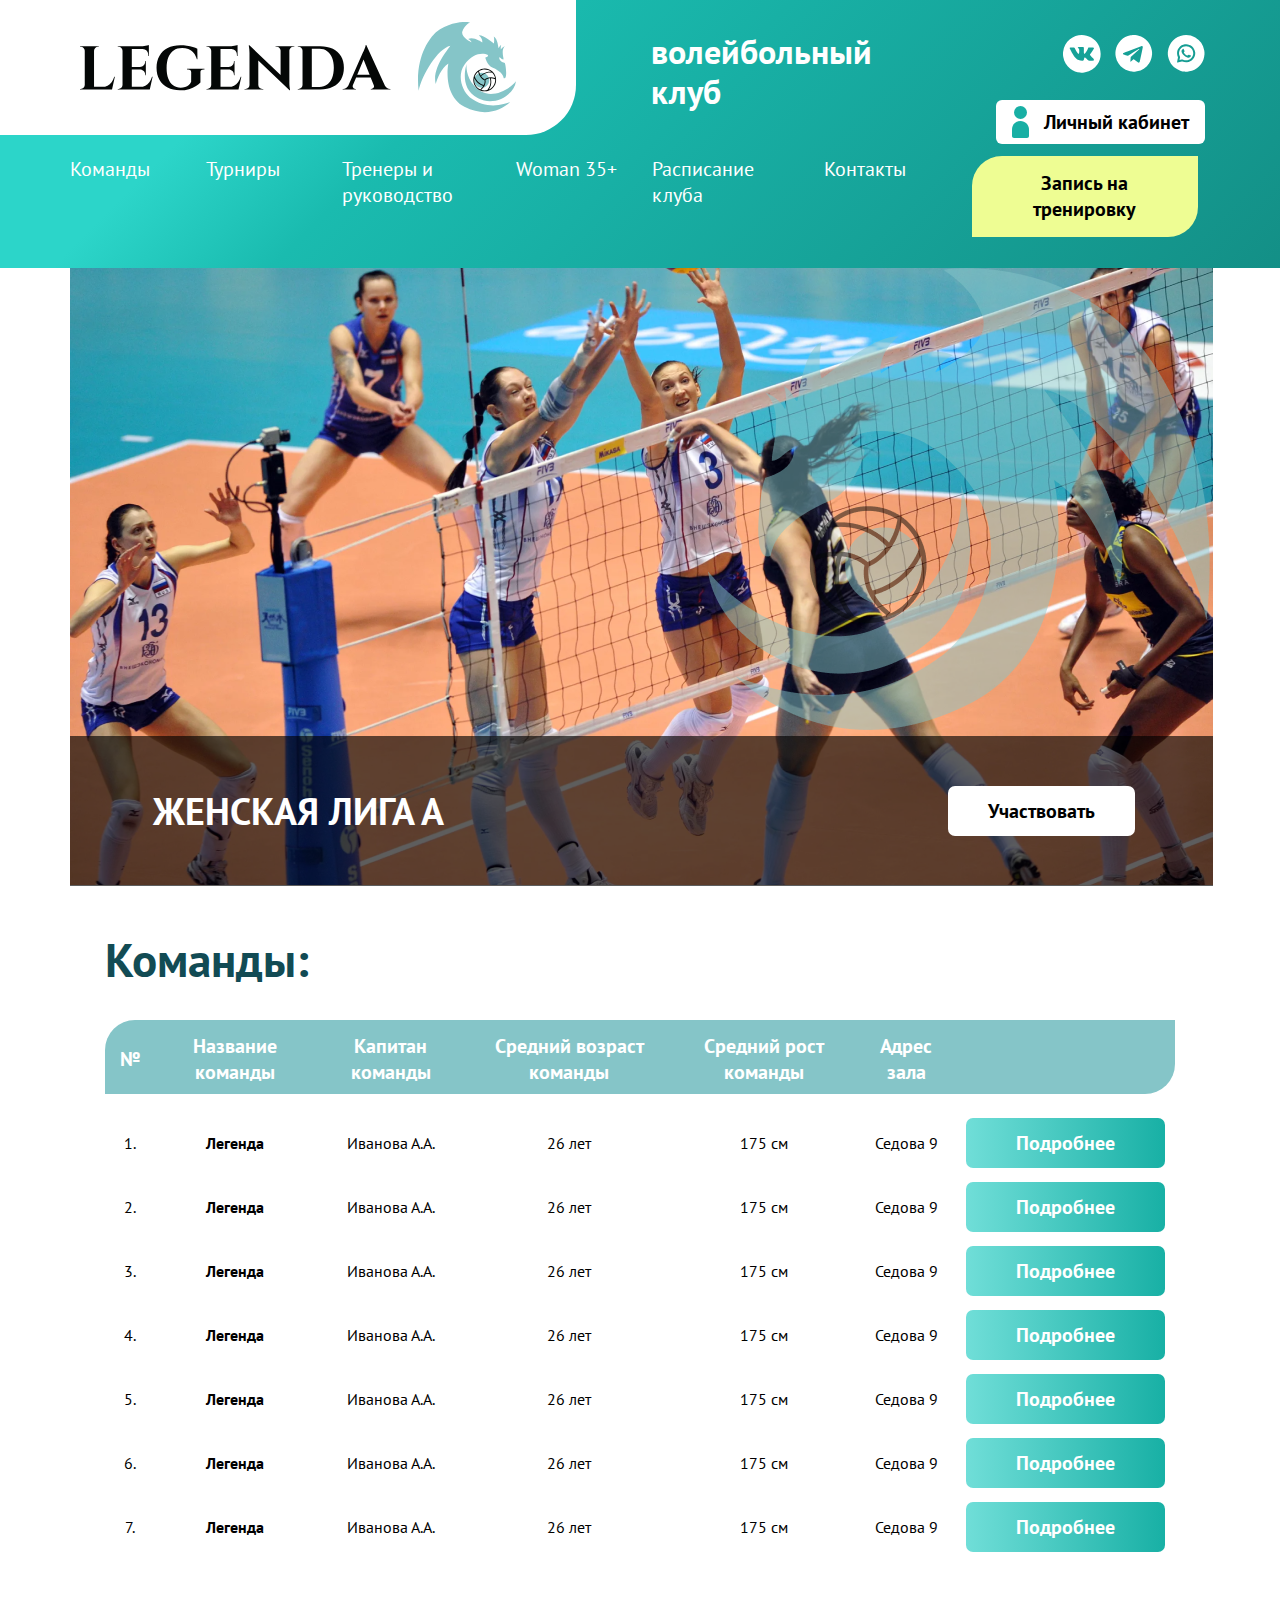
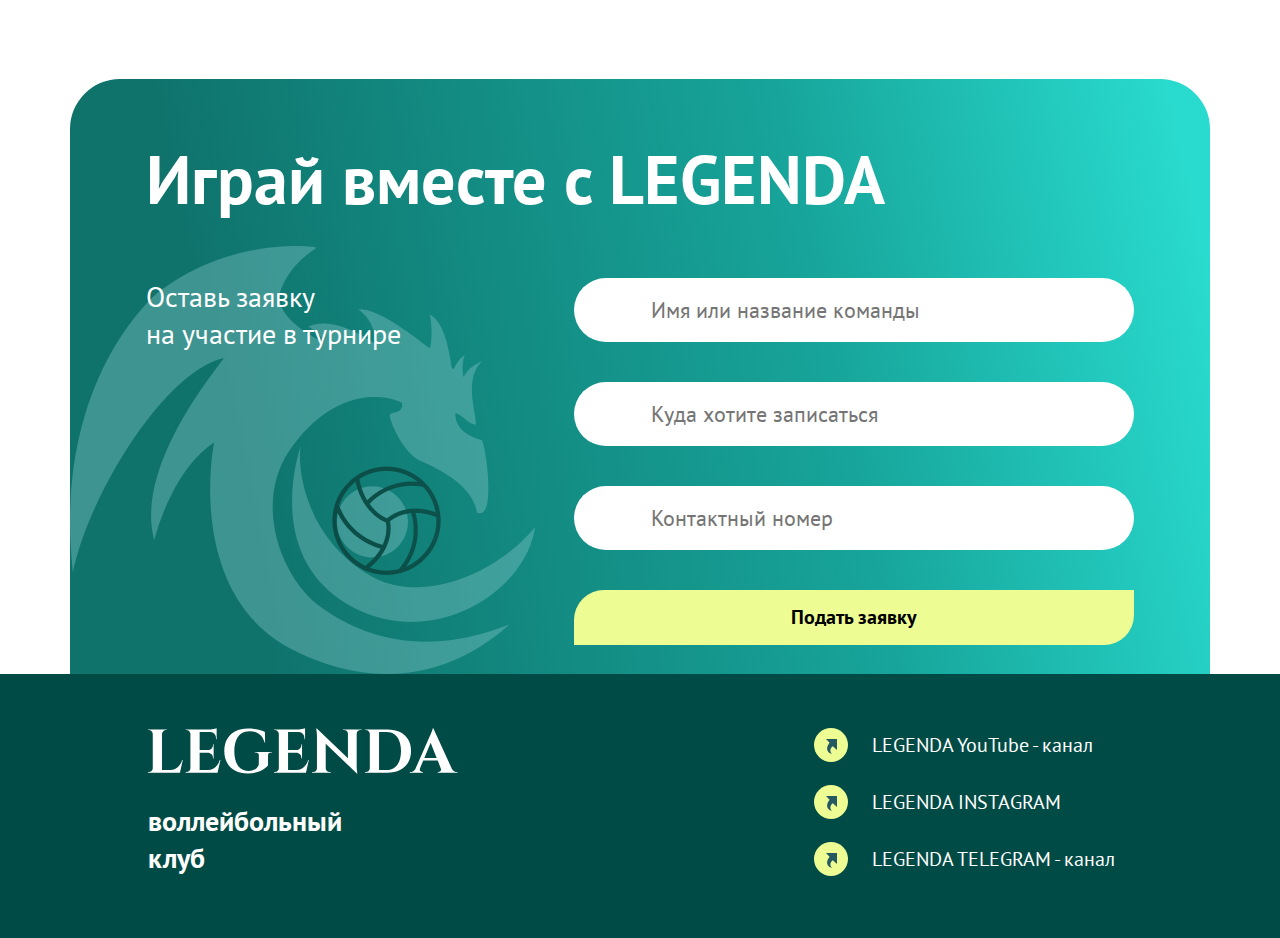
<file: teams2.html>
<!DOCTYPE html>
<html lang="ru">
  <head>
    <meta charset="UTF-8">
    <meta name="viewport" content="width=device-width, initial-scale=1.0">
    <title>Женская лига А</title>
    <link rel="icon" href="./images/favicon.ico" />
    <link rel="preconnect" href="https://fonts.googleapis.com">
    <link rel="preconnect" href="https://fonts.gstatic.com" crossorigin>
    <link href="https://fonts.googleapis.com/css2?family=PT+Sans:wght@400;700&display=swap" rel="stylesheet">
    <link
    rel="stylesheet"
    href="https://cdn.jsdelivr.net/npm/swiper@11/swiper-bundle.min.css"
  />
    <link rel="stylesheet" href="./style/style.css" />
  </head>
  <body>
    <header class="header">
      <div class="header__top">
        <a href="/index.html" class="logo_desktop">
          <img src="./images/logo/logo_name.svg" alt="LEGENDA">
          <img src="./images/logo/logo_image.svg">
        </a>
        <div class="logo_mobile">
          <img src="./images/logo/logo_mobile.svg" alt="LEGENDA">
        </div>
        <h1 class="page-title">волейбольный клуб</h1>
        <div class="header__buttons">
          <div class="social-media-buttons">
            <a href="#" class="social-media-button social-media-button_vk"></a>
            <a href="#" class="social-media-button social-media-button_tg"></a>
            <a href="#" class="social-media-button social-media-button_wa"></a>
          </div>
          <button class="user-button" id="user-button">
            <img class="user-button__image_desktop" src="./images/icons/user.svg">
            <img class="user-button__image_mobile" src="./images/icons/user_white.svg">
            <span>Личный кабинет</span>
          </button>
          <button class="burger-button" id="burger-button"></button>
        </div>
      </div>
      <nav class="header__nav section_centered" id="header-nav">
        <button class="burger__close-button" id="close-burger"></button>
        <ul class="nav__list">
          <li class="nav__list-item">
            <a href="/teams1.html" class="nav__link">Команды</a>
          </li>
          <li class="nav__list-item">
            <a href="/tournaments.html" class="nav__link">Турниры</a>
          </li>
          <li class="nav__list-item">
            <a href="/management.html" class="nav__link">Тренеры и руководство</a>
          </li>
          <li class="nav__list-item">
            <a href="/women35.html" class="nav__link">Woman 35+</a>
          </li>
          <li class="nav__list-item">
            <a href="/timetable.html" class="nav__link">Расписание клуба</a>
          </li>
          <li class="nav__list-item">
            <a href="/contacts.html" class="nav__link">Контакты</a>
          </li>
        </ul>
        <a href="#form-section-booking" class="button button_accent">Запись на тренировку</a>
      </nav>
    </header>
    <main class="content">
      <section class="banner section_centered">
        <img src="./images/image 3.png" alt="Женская лига А">
        <div class="banner__content">
          <span class="banner__text">Женская лига А</span>
          <a class="button_light" href="#form-section-booking">Участвовать</a>
        </div>
      </section>
      <section class="team-list">
        <h2 class="section__title">Команды:</h2>
        <table class="team-table">
          <thead>
            <tr>
              <td>№</td>
              <td>Название команды</td>
              <td>Капитан команды</td>
              <td>Средний возраст команды</td>
              <td>Средний рост команды</td>
              <td>Адрес зала</td>
              <td></td>
            </tr>
          </thead>
          <tbody>
            <tr>
              <td>1.</td>
              <td>Легенда</td>
              <td>Иванова А.А.</td>
              <td>26 лет</td>
              <td>175 см</td>
              <td>Седова 9</td>
              <td><button class="button_gradient">Подробнее</button></td>
            </tr>
            <tr>
              <td>2.</td>
              <td>Легенда</td>
              <td>Иванова А.А.</td>
              <td>26 лет</td>
              <td>175 см</td>
              <td>Седова 9</td>
              <td><button class="button_gradient">Подробнее</button></td>
            </tr>
            <tr>
              <td>3.</td>
              <td>Легенда</td>
              <td>Иванова А.А.</td>
              <td>26 лет</td>
              <td>175 см</td>
              <td>Седова 9</td>
              <td><button class="button_gradient">Подробнее</button></td>
            </tr>
            <tr>
              <td>4.</td>
              <td>Легенда</td>
              <td>Иванова А.А.</td>
              <td>26 лет</td>
              <td>175 см</td>
              <td>Седова 9</td>
              <td><button class="button_gradient">Подробнее</button></td>
            </tr>
            <tr>
              <td>5.</td>
              <td>Легенда</td>
              <td>Иванова А.А.</td>
              <td>26 лет</td>
              <td>175 см</td>
              <td>Седова 9</td>
              <td><button class="button_gradient">Подробнее</button></td>
            </tr>
            <tr>
              <td>6.</td>
              <td>Легенда</td>
              <td>Иванова А.А.</td>
              <td>26 лет</td>
              <td>175 см</td>
              <td>Седова 9</td>
              <td><button class="button_gradient">Подробнее</button></td>
            </tr>
            <tr>
              <td>7.</td>
              <td>Легенда</td>
              <td>Иванова А.А.</td>
              <td>26 лет</td>
              <td>175 см</td>
              <td>Седова 9</td>
              <td><button class="button_gradient">Подробнее</button></td>
            </tr>
          </tbody>
        </table>
      </section>
      <section class="form-section section_centered" id="form-section-booking">
        <h3 class="form__title">Играй вместе с LEGENDA</h3>
        <div class="form__wrapper">
          <span class="form__text">Оставь заявку на&nbsp;участие в&nbsp;турнире</span>
          <form class="form">
            <input type="text" class="input" id="team" name="team" placeholder="Имя или название команды">
            <input type="text" class="input" id="game" name="game" placeholder="Куда хотите записаться">
            <input type="tel" class="input" id="tel" name="tel" placeholder="Контактный номер">
            <button type="submit" class="button_accent">Подать заявку</button>
          </form>
        </div>
      </section>
    </main>
    <footer class="footer">
      <div class="footer__wrapper section_centered">
        <div class="footer__logo">
          <img src="./images/logo/logo_name_white.svg" alt="LEGENDA">
          <span class="footer__text">воллейбольный клуб</span>
        </div>
        <div class="footer__links">
          <ul class="footer__list">
            <li class="footer__list-item">
              <a href="#" class="footer__link">LEGENDA YouTube - канал</a>
            </li>
            <li class="footer__list-item">
              <a href="#" class="footer__link">LEGENDA INSTAGRAM</a>
            </li>
            <li class="footer__list-item">
              <a href="#" class="footer__link">LEGENDA TELEGRAM - канал</a>
            </li>
          </ul>
        </div>
      </div>
    </footer>
    <dialog class="user-modal" id="user-modal">
      <header class="modal__header">
        <img src="./images/logo/logo_name_white.svg" alt="LEGENDA" class="modal__logo">
        <button id="user-modal-close-button" class="modal__close-button"></button>
      </header>
      <section class="modal__content">
        <div class="modal__login">
          <div class="modal__tabs">
            <span class="modal__tab modal__tab_active" id="tab-button-email">по E-mail</span>
            <span class="modal__tab" id="tab-button-phone">по телефону</span>
          </div>
          <form class="modal__form modal__form_active" id="tab-form-email">
            <input class="modal__input" type="text" placeholder="E-mail или логин">
            <input class="modal__input" type="password" placeholder="Пароль">
            <a class="modal__link" href="#">Забыли пароль?</a>
            <button type="submit" class="button_accent">Войти</button>
            <button class="button_transparent button_registration">Зарегистрироваться</button>
          </form>
          <form class="modal__form" id="tab-form-phone">
            <input class="modal__input" type="tel" placeholder="Номер телефона">
            <input class="modal__input" type="password" placeholder="Пароль">
            <a class="modal__link" href="#">Забыли пароль?</a>
            <button class="button_accent">Войти</button>
            <button class="button_transparent button_registration">Зарегистрироваться</button>
          </form>
        </div>
        <div class="modal__registration">
          <form class="modal__form_registration">
            <input class="modal__input" type="text" placeholder="ФИО">
            <input class="modal__input" type="text" placeholder="E-mail">
            <input class="modal__input" type="password" placeholder="Пароль">
            <input class="modal__input" type="tel" placeholder="Контактный телефон">
            <button type="submit" class="button_accent">Зарегистрироваться</button>
            <button class="button_transparent button_login">Войти</button>
          </form>
        </div>    
        
      </section>
    </dialog>
    <div class="overlay" id="overlay"></div>
    <script src="https://cdn.jsdelivr.net/npm/swiper@11/swiper-bundle.min.js"></script>
    <script src="./script.js"></script>
  </body>
</html>
</file>
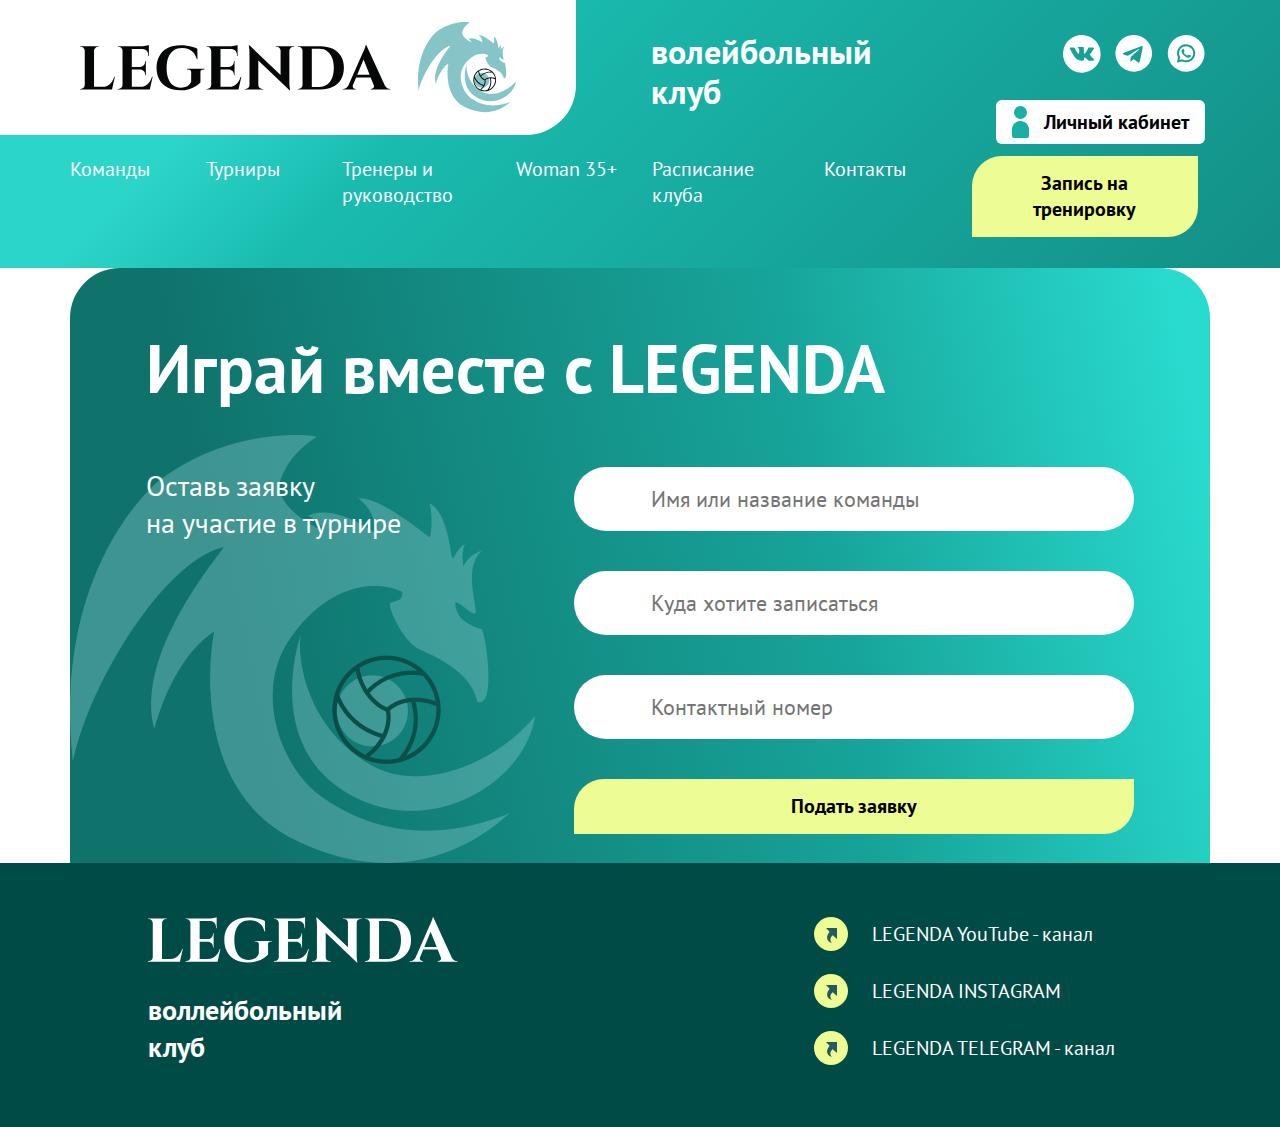
<file: timetable.html>
<!DOCTYPE html>
<html lang="ru">
  <head>
    <meta charset="UTF-8">
    <meta name="viewport" content="width=device-width, initial-scale=1.0">
    <title>LEGENDA</title>
    <link rel="icon" href="./images/favicon.ico" />
    <link rel="preconnect" href="https://fonts.googleapis.com">
    <link rel="preconnect" href="https://fonts.gstatic.com" crossorigin>
    <link href="https://fonts.googleapis.com/css2?family=PT+Sans:wght@400;700&display=swap" rel="stylesheet">
    <link
    rel="stylesheet"
    href="https://cdn.jsdelivr.net/npm/swiper@11/swiper-bundle.min.css"
  />
    <link rel="stylesheet" href="./style/style.css" />
  </head>
  <body>
    <header class="header">
      <div class="header__top">
        <a href="/index.html" class="logo_desktop">
          <img src="./images/logo/logo_name.svg" alt="LEGENDA">
          <img src="./images/logo/logo_image.svg">
        </a>
        <div class="logo_mobile">
          <img src="./images/logo/logo_mobile.svg" alt="LEGENDA">
        </div>
        <h1 class="page-title">волейбольный клуб</h1>
        <div class="header__buttons">
          <div class="social-media-buttons">
            <a href="#" class="social-media-button social-media-button_vk"></a>
            <a href="#" class="social-media-button social-media-button_tg"></a>
            <a href="#" class="social-media-button social-media-button_wa"></a>
          </div>
          <button class="user-button" id="user-button">
            <img class="user-button__image_desktop" src="./images/icons/user.svg">
            <img class="user-button__image_mobile" src="./images/icons/user_white.svg">
            <span>Личный кабинет</span>
          </button>
          <button class="burger-button" id="burger-button"></button>
        </div>
      </div>
      <nav class="header__nav section_centered" id="header-nav">
        <button class="burger__close-button" id="close-burger"></button>
        <ul class="nav__list">
          <li class="nav__list-item">
            <a href="/teams1.html" class="nav__link">Команды</a>
          </li>
          <li class="nav__list-item">
            <a href="/tournaments.html" class="nav__link">Турниры</a>
          </li>
          <li class="nav__list-item">
            <a href="/management.html" class="nav__link">Тренеры и руководство</a>
          </li>
          <li class="nav__list-item">
            <a href="/women35.html" class="nav__link">Woman 35+</a>
          </li>
          <li class="nav__list-item">
            <a href="/timetable.html" class="nav__link">Расписание клуба</a>
          </li>
          <li class="nav__list-item">
            <a href="/contacts.html" class="nav__link">Контакты</a>
          </li>
        </ul>
        <a href="#form-section-booking" class="button button_accent">Запись на тренировку</a>
      </nav>
    </header>
    <main class="content">
      <section class="form-section section_centered" id="form-section-booking">
        <h3 class="form__title">Играй вместе с LEGENDA</h3>
        <div class="form__wrapper">
          <span class="form__text">Оставь заявку на&nbsp;участие в&nbsp;турнире</span>
          <form class="form">
            <input type="text" class="input" id="team" name="team" placeholder="Имя или название команды">
            <input type="text" class="input" id="game" name="game" placeholder="Куда хотите записаться">
            <input type="tel" class="input" id="tel" name="tel" placeholder="Контактный номер">
            <button type="submit" class="button_accent">Подать заявку</button>
          </form>
        </div>
      </section>
    </main>
    <footer class="footer">
      <div class="footer__wrapper section_centered">
        <div class="footer__logo">
          <img src="./images/logo/logo_name_white.svg" alt="LEGENDA">
          <span class="footer__text">воллейбольный клуб</span>
        </div>
        <div class="footer__links">
          <ul class="footer__list">
            <li class="footer__list-item">
              <a href="#" class="footer__link">LEGENDA YouTube - канал</a>
            </li>
            <li class="footer__list-item">
              <a href="#" class="footer__link">LEGENDA INSTAGRAM</a>
            </li>
            <li class="footer__list-item">
              <a href="#" class="footer__link">LEGENDA TELEGRAM - канал</a>
            </li>
          </ul>
        </div>
      </div>
    </footer>
    <dialog class="user-modal" id="user-modal">
      <header class="modal__header">
        <img src="./images/logo/logo_name_white.svg" alt="LEGENDA" class="modal__logo">
        <button id="user-modal-close-button" class="modal__close-button"></button>
      </header>
      <section class="modal__content">
        <div class="modal__login">
          <div class="modal__tabs">
            <span class="modal__tab modal__tab_active" id="tab-button-email">по E-mail</span>
            <span class="modal__tab" id="tab-button-phone">по телефону</span>
          </div>
          <form class="modal__form modal__form_active" id="tab-form-email">
            <input class="modal__input" type="text" placeholder="E-mail или логин">
            <input class="modal__input" type="password" placeholder="Пароль">
            <a class="modal__link" href="#">Забыли пароль?</a>
            <button type="submit" class="button_accent">Войти</button>
            <button class="button_transparent button_registration">Зарегистрироваться</button>
          </form>
          <form class="modal__form" id="tab-form-phone">
            <input class="modal__input" type="tel" placeholder="Номер телефона">
            <input class="modal__input" type="password" placeholder="Пароль">
            <a class="modal__link" href="#">Забыли пароль?</a>
            <button class="button_accent">Войти</button>
            <button class="button_transparent button_registration">Зарегистрироваться</button>
          </form>
        </div>
        <div class="modal__registration">
          <form class="modal__form_registration">
            <input class="modal__input" type="text" placeholder="ФИО">
            <input class="modal__input" type="text" placeholder="E-mail">
            <input class="modal__input" type="password" placeholder="Пароль">
            <input class="modal__input" type="tel" placeholder="Контактный телефон">
            <button type="submit" class="button_accent">Зарегистрироваться</button>
            <button class="button_transparent button_login">Войти</button>
          </form>
        </div>    
        
      </section>
    </dialog>
    <div class="overlay" id="overlay"></div>
    <script src="https://cdn.jsdelivr.net/npm/swiper@11/swiper-bundle.min.js"></script>
    <script src="./script.js"></script>
  </body>
</html>
</file>
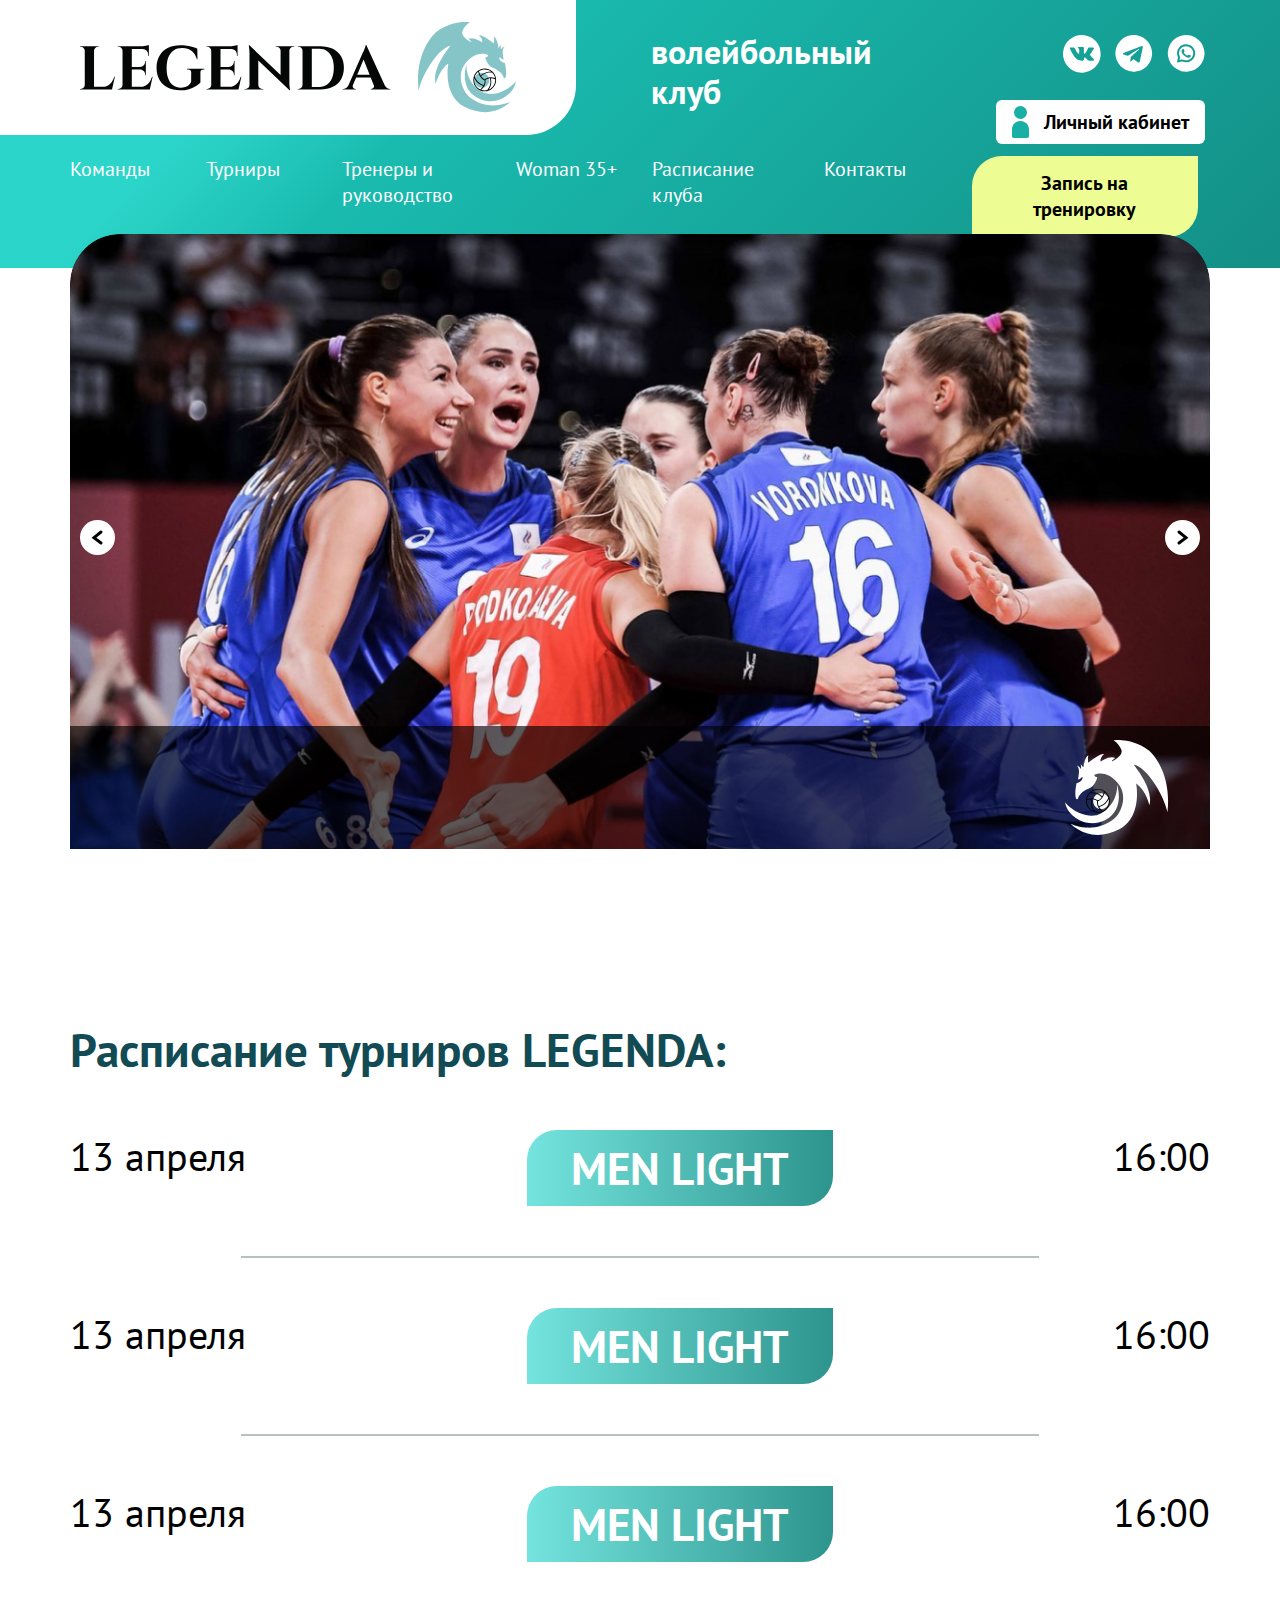
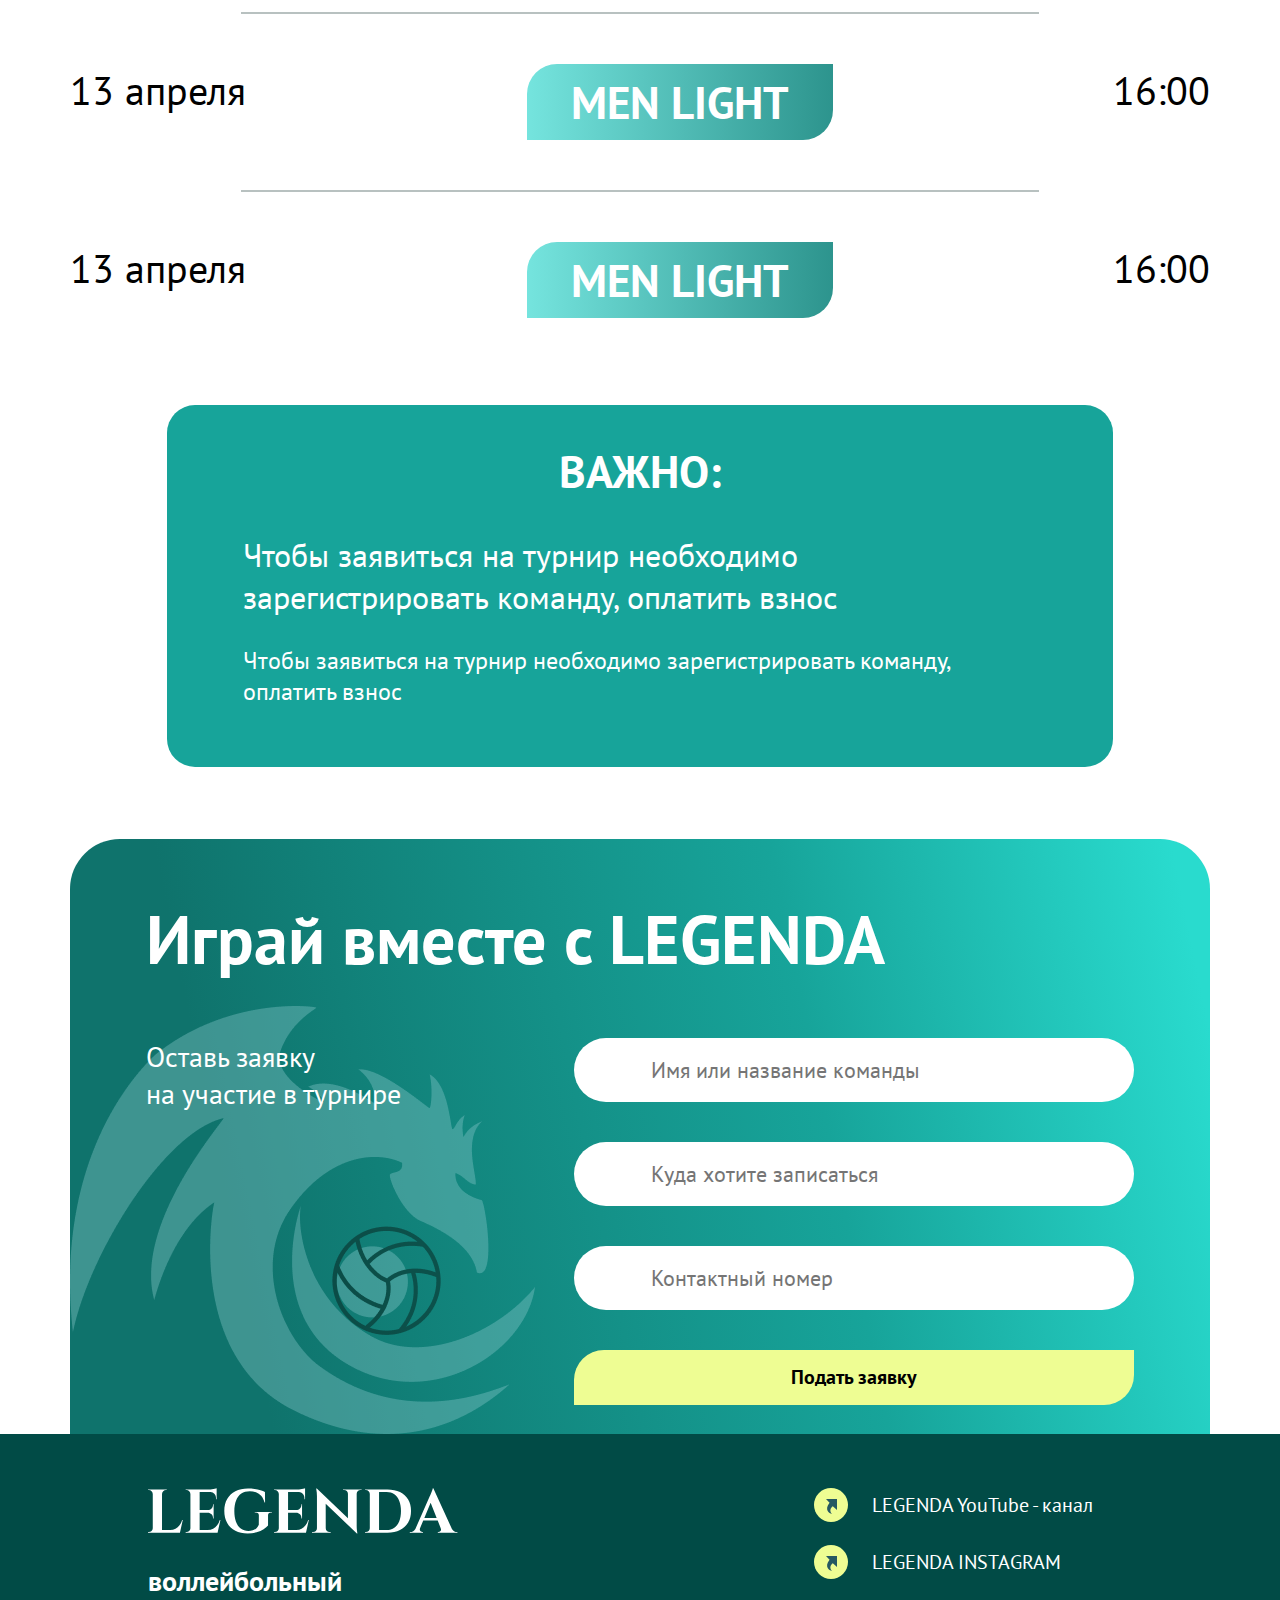
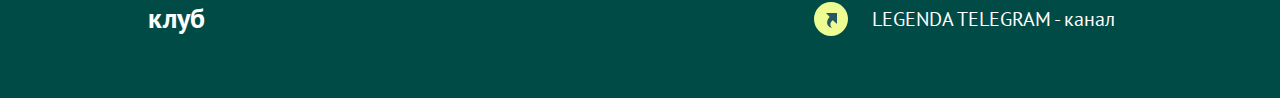
<file: tournaments.html>
<!DOCTYPE html>
<html lang="ru">
  <head>
    <meta charset="UTF-8">
    <meta name="viewport" content="width=device-width, initial-scale=1.0">
    <title>LEGENDA Турниры</title>
    <link rel="icon" href="./images/favicon.ico" />
    <link rel="preconnect" href="https://fonts.googleapis.com">
    <link rel="preconnect" href="https://fonts.gstatic.com" crossorigin>
    <link href="https://fonts.googleapis.com/css2?family=PT+Sans:wght@400;700&display=swap" rel="stylesheet">
    <link
    rel="stylesheet"
    href="https://cdn.jsdelivr.net/npm/swiper@11/swiper-bundle.min.css"
  />
    <link rel="stylesheet" href="./style/style.css" />
  </head>
  <body>
    <header class="header">
      <div class="header__top">
        <a href="/index.html" class="logo_desktop">
          <img src="./images/logo/logo_name.svg" alt="LEGENDA">
          <img src="./images/logo/logo_image.svg">
        </a>
        <div class="logo_mobile">
          <img src="./images/logo/logo_mobile.svg" alt="LEGENDA">
        </div>
        <h1 class="page-title">волейбольный клуб</h1>
        <div class="header__buttons">
          <div class="social-media-buttons">
            <a href="#" class="social-media-button social-media-button_vk"></a>
            <a href="#" class="social-media-button social-media-button_tg"></a>
            <a href="#" class="social-media-button social-media-button_wa"></a>
          </div>
          <button class="user-button" id="user-button">
            <img class="user-button__image_desktop" src="./images/icons/user.svg">
            <img class="user-button__image_mobile" src="./images/icons/user_white.svg">
            <span>Личный кабинет</span>
          </button>
          <button class="burger-button" id="burger-button"></button>
        </div>
      </div>
      <nav class="header__nav section_centered" id="header-nav">
        <button class="burger__close-button" id="close-burger"></button>
        <ul class="nav__list">
          <li class="nav__list-item">
            <a href="/teams1.html" class="nav__link">Команды</a>
          </li>
          <li class="nav__list-item">
            <a href="/tournaments.html" class="nav__link">Турниры</a>
          </li>
          <li class="nav__list-item">
            <a href="/management.html" class="nav__link">Тренеры и руководство</a>
          </li>
          <li class="nav__list-item">
            <a href="/women35.html" class="nav__link">Woman 35+</a>
          </li>
          <li class="nav__list-item">
            <a href="/timetable.html" class="nav__link">Расписание клуба</a>
          </li>
          <li class="nav__list-item">
            <a href="/contacts.html" class="nav__link">Контакты</a>
          </li>
        </ul>
        <a href="#form-section-booking" class="button button_accent">Запись на тренировку</a>
      </nav>
    </header>
    <main class="content">
      <section class="gallery-wrapper">
        <section class="gallery section_centered">
          <div class="swiper">
            <div class="swiper-wrapper">
              <div class="swiper-slide">
                <img class="swiper-slide__image" src="./images/image 1.png" alt="Фото 1">
              </div>
              <div class="swiper-slide">
                <img class="swiper-slide__image" src="./images/image 2.png" alt="Фото 2">
              </div>
              <div class="swiper-slide">
                <img class="swiper-slide__image" src="./images/image 3.png" alt="Фото 3">
              </div>
            </div>
            <div class="swiper-button-prev"></div>
            <div class="swiper-button-next"></div>
          </div>
        </section>
      </section>
      <section class="timetable section_centered">
        <h2 class="section__title">Расписание турниров LEGENDA:</h2>
        <ul class="timetable__list">
          <li class="timetable__item">
            <span class="date">13 апреля</span>
            <span class="plate">Men Light</span>
            <span class="time">16:00</span>
          </li>
          <div class="timetable__line"></div>
          <li class="timetable__item">
            <span class="date">13 апреля</span>
            <span class="plate">Men Light</span>
            <span class="time">16:00</span>
          </li>
          <div class="timetable__line"></div>
          <li class="timetable__item">
            <span class="date">13 апреля</span>
            <span class="plate">Men Light</span>
            <span class="time">16:00</span>
          </li>
          <div class="timetable__line"></div>
          <li class="timetable__item">
            <span class="date">13 апреля</span>
            <span class="plate">Men Light</span>
            <span class="time">16:00</span>
          </li>
          <div class="timetable__line"></div>
          <li class="timetable__item">
            <span class="date">13 апреля</span>
            <span class="plate">Men Light</span>
            <span class="time">16:00</span>
          </li>
        </ul>
      </section>
      <section class="announcement">
        <h3 class="announcement__title">Важно:</h3>
        <p class="announcement__subtitle">Чтобы заявиться на турнир необходимо зарегистрировать команду, оплатить взнос</p>
        <p class="announcement__text">Чтобы заявиться на турнир необходимо зарегистрировать команду, оплатить взнос</p>
      </section>
      <section class="form-section section_centered" id="form-section-booking">
        <h3 class="form__title">Играй вместе с LEGENDA</h3>
        <div class="form__wrapper">
          <span class="form__text">Оставь заявку на&nbsp;участие в&nbsp;турнире</span>
          <form class="form">
            <input type="text" class="input" id="team" name="team" placeholder="Имя или название команды">
            <input type="text" class="input" id="game" name="game" placeholder="Куда хотите записаться">
            <input type="tel" class="input" id="tel" name="tel" placeholder="Контактный номер">
            <button type="submit" class="button_accent">Подать заявку</button>
          </form>
        </div>
      </section>
    </main>
    <footer class="footer">
      <div class="footer__wrapper section_centered">
        <div class="footer__logo">
          <img src="./images/logo/logo_name_white.svg" alt="LEGENDA">
          <span class="footer__text">воллейбольный клуб</span>
        </div>
        <div class="footer__links">
          <ul class="footer__list">
            <li class="footer__list-item">
              <a href="#" class="footer__link">LEGENDA YouTube - канал</a>
            </li>
            <li class="footer__list-item">
              <a href="#" class="footer__link">LEGENDA INSTAGRAM</a>
            </li>
            <li class="footer__list-item">
              <a href="#" class="footer__link">LEGENDA TELEGRAM - канал</a>
            </li>
          </ul>
        </div>
      </div>
    </footer>
    <dialog class="user-modal" id="user-modal">
      <header class="modal__header">
        <img src="./images/logo/logo_name_white.svg" alt="LEGENDA" class="modal__logo">
        <button id="user-modal-close-button" class="modal__close-button"></button>
      </header>
      <section class="modal__content">
        <div class="modal__login">
          <div class="modal__tabs">
            <span class="modal__tab modal__tab_active" id="tab-button-email">по E-mail</span>
            <span class="modal__tab" id="tab-button-phone">по телефону</span>
          </div>
          <form class="modal__form modal__form_active" id="tab-form-email">
            <input class="modal__input" type="text" placeholder="E-mail или логин">
            <input class="modal__input" type="password" placeholder="Пароль">
            <a class="modal__link" href="#">Забыли пароль?</a>
            <button type="submit" class="button_accent">Войти</button>
            <button class="button_transparent button_registration">Зарегистрироваться</button>
          </form>
          <form class="modal__form" id="tab-form-phone">
            <input class="modal__input" type="tel" placeholder="Номер телефона">
            <input class="modal__input" type="password" placeholder="Пароль">
            <a class="modal__link" href="#">Забыли пароль?</a>
            <button class="button_accent">Войти</button>
            <button class="button_transparent button_registration">Зарегистрироваться</button>
          </form>
        </div>
        <div class="modal__registration">
          <form class="modal__form_registration">
            <input class="modal__input" type="text" placeholder="ФИО">
            <input class="modal__input" type="text" placeholder="E-mail">
            <input class="modal__input" type="password" placeholder="Пароль">
            <input class="modal__input" type="tel" placeholder="Контактный телефон">
            <button type="submit" class="button_accent">Зарегистрироваться</button>
            <button class="button_transparent button_login">Войти</button>
          </form>
        </div>    
        
      </section>
    </dialog>
    <div class="overlay" id="overlay"></div>
    <script src="https://cdn.jsdelivr.net/npm/swiper@11/swiper-bundle.min.js"></script>
    <script src="./script.js"></script>
  </body>
</html>
</file>
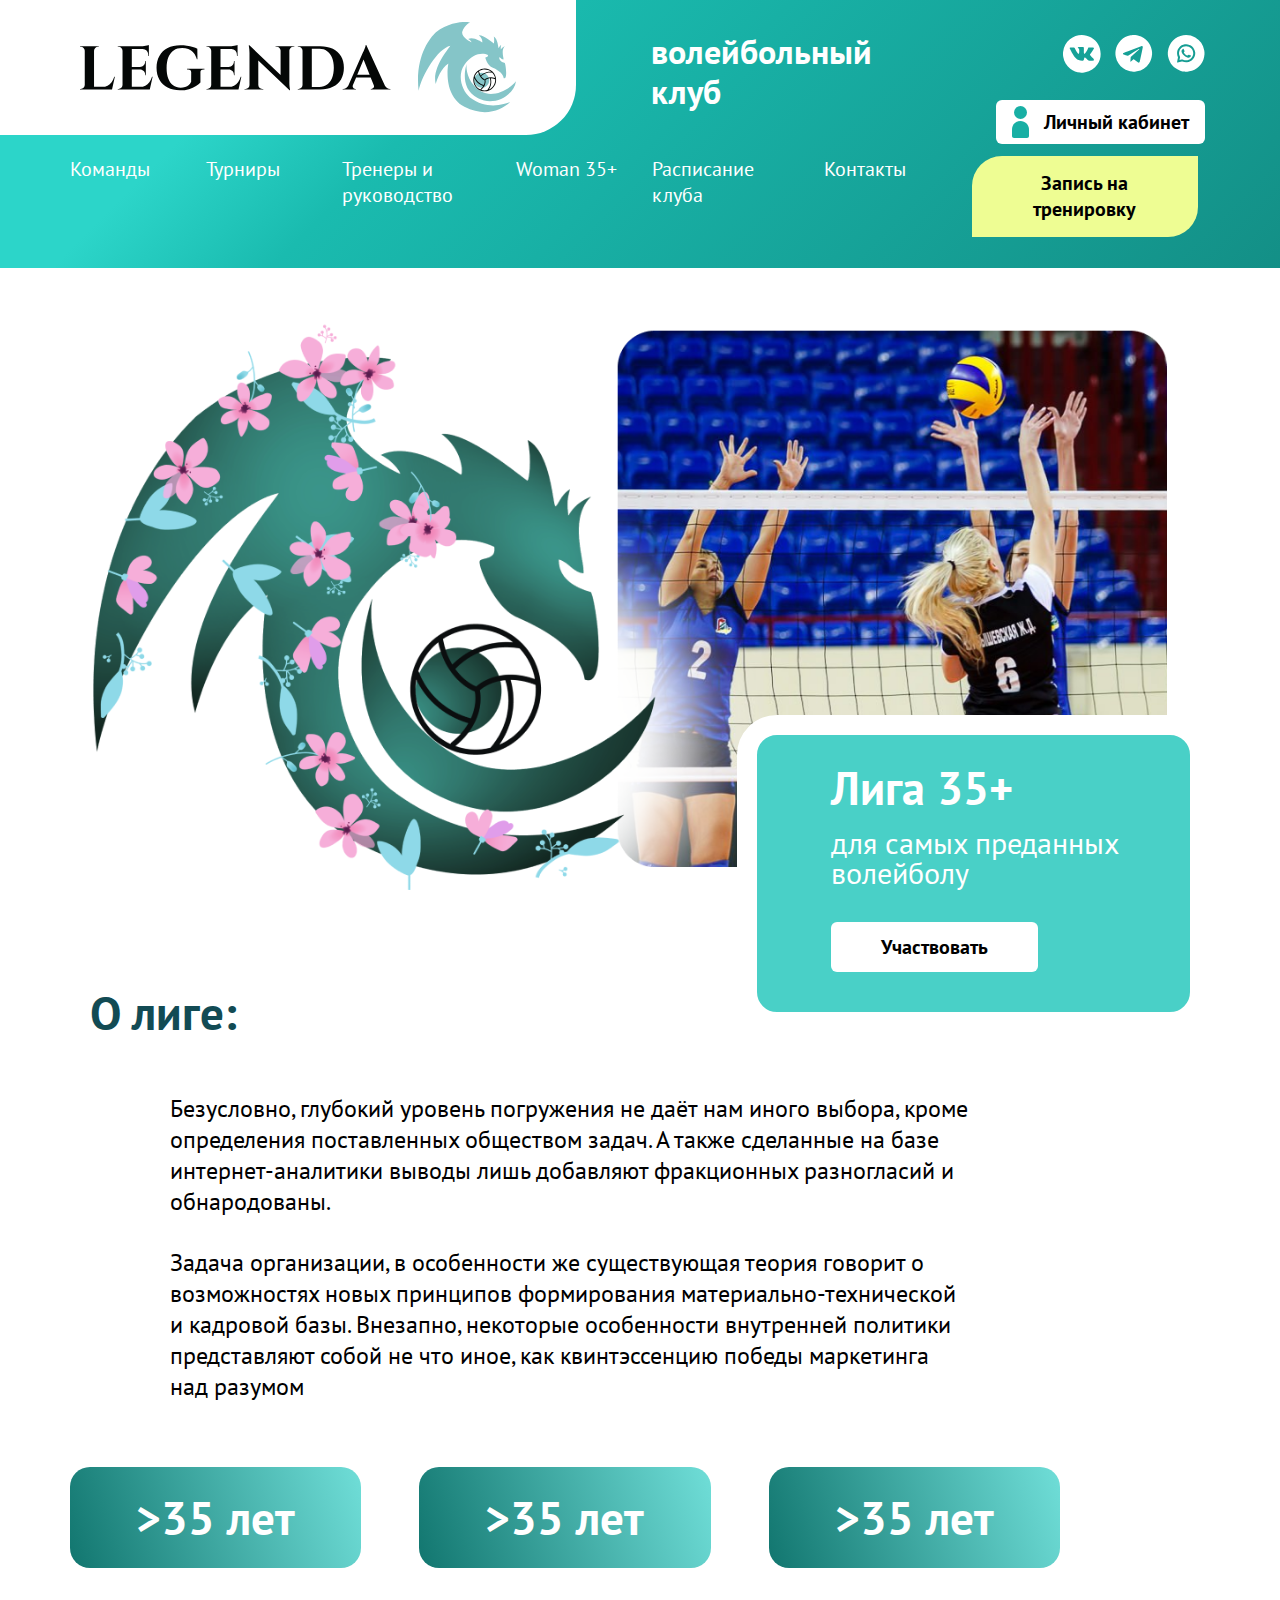
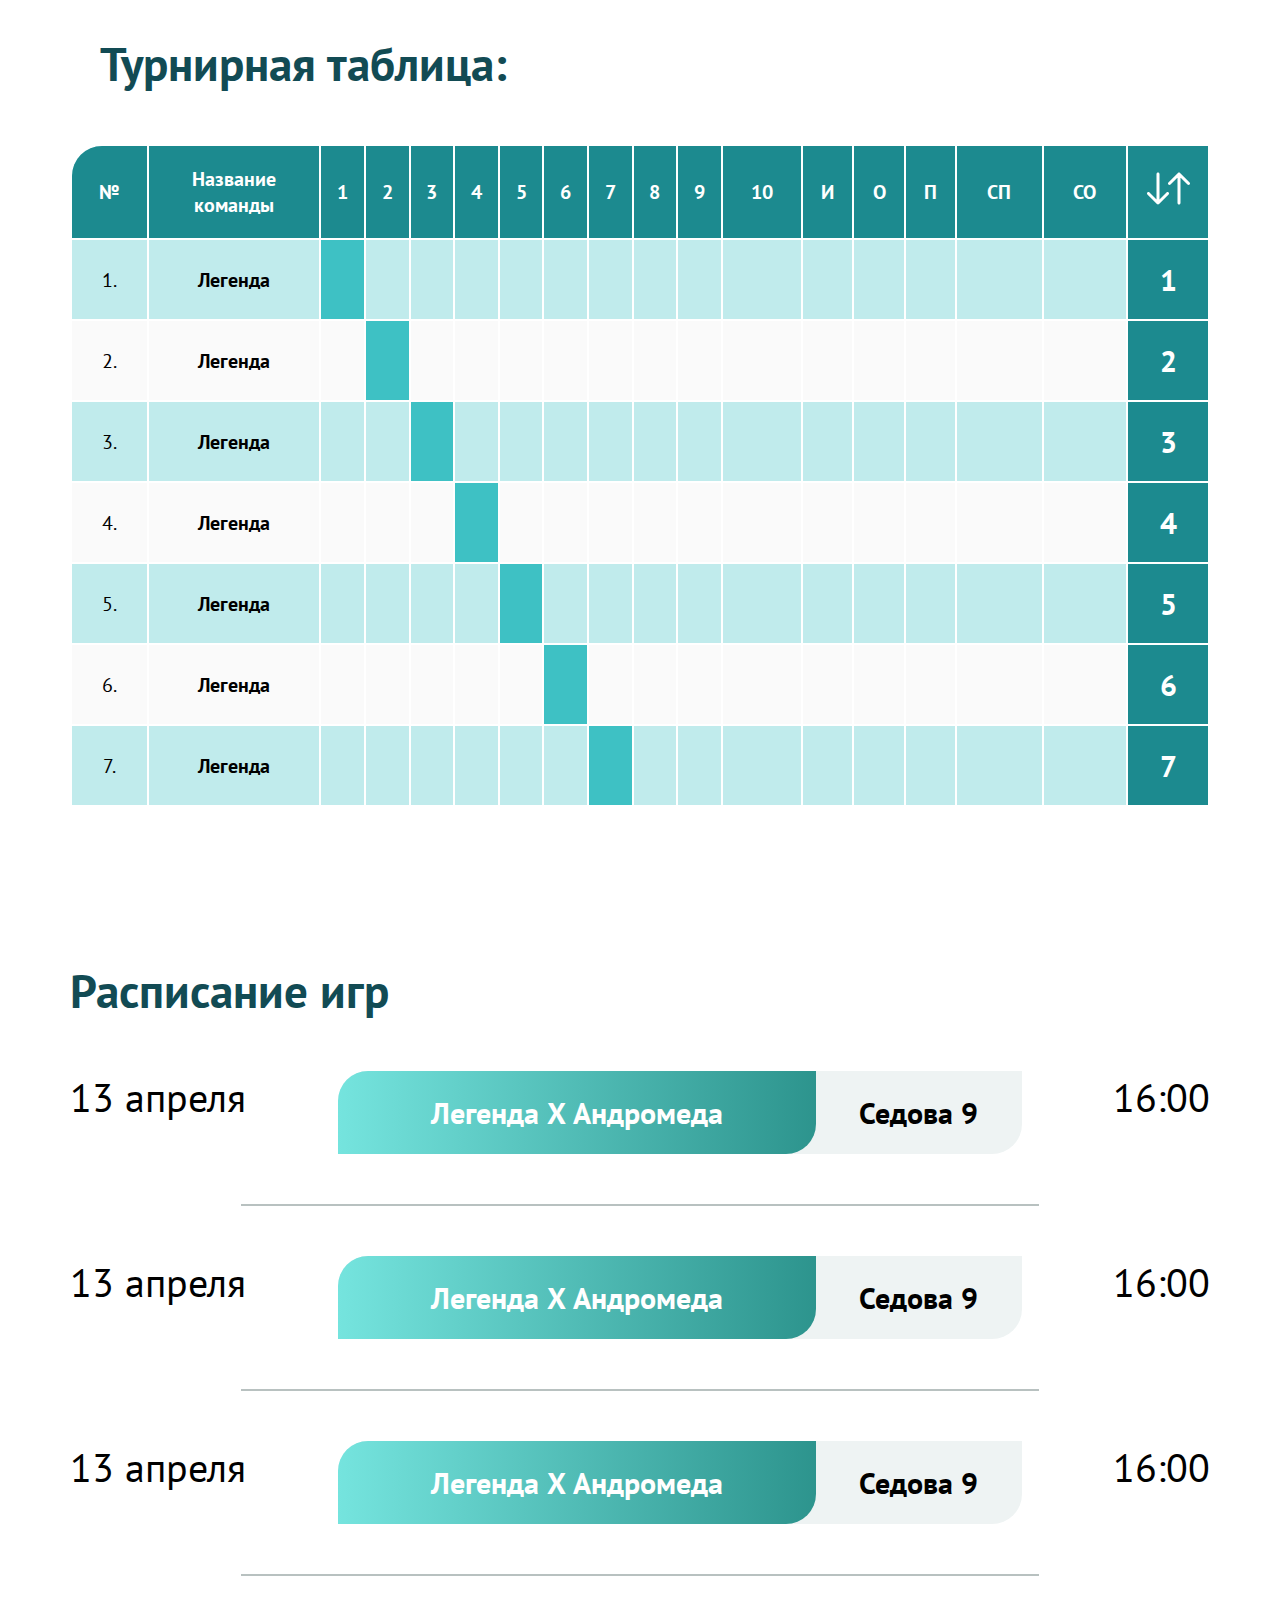
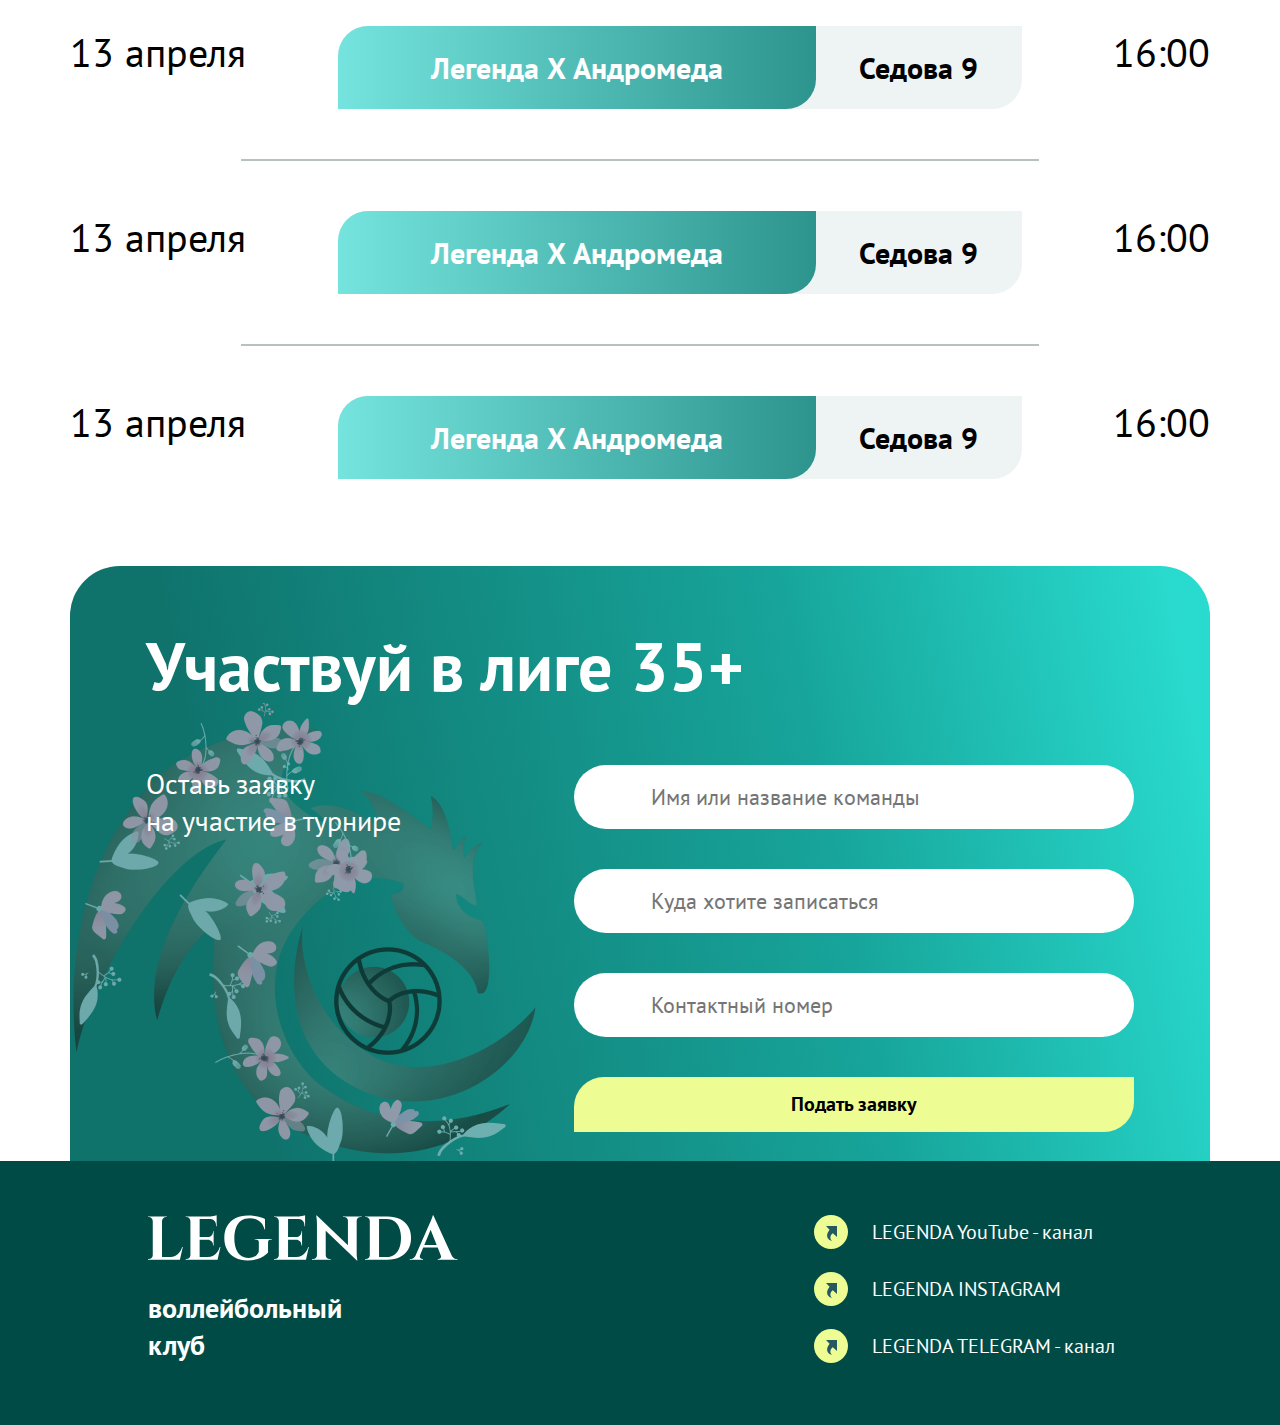
<file: women35.html>
<!DOCTYPE html>
<html lang="ru">
  <head>
    <meta charset="UTF-8">
    <meta name="viewport" content="width=device-width, initial-scale=1.0">
    <title>LEGENDA</title>
    <link rel="icon" href="./images/favicon.ico" />
    <link rel="preconnect" href="https://fonts.googleapis.com">
    <link rel="preconnect" href="https://fonts.gstatic.com" crossorigin>
    <link href="https://fonts.googleapis.com/css2?family=PT+Sans:wght@400;700&display=swap" rel="stylesheet">
    <link
    rel="stylesheet"
    href="https://cdn.jsdelivr.net/npm/swiper@11/swiper-bundle.min.css"
  />
    <link rel="stylesheet" href="./style/style.css" />
  </head>
  <body>
    <header class="header">
      <div class="header__top">
        <a href="/index.html" class="logo_desktop">
          <img src="./images/logo/logo_name.svg" alt="LEGENDA">
          <img src="./images/logo/logo_image.svg">
        </a>
        <div class="logo_mobile">
          <img src="./images/logo/logo_mobile.svg" alt="LEGENDA">
        </div>
        <h1 class="page-title">волейбольный клуб</h1>
        <div class="header__buttons">
          <div class="social-media-buttons">
            <a href="#" class="social-media-button social-media-button_vk"></a>
            <a href="#" class="social-media-button social-media-button_tg"></a>
            <a href="#" class="social-media-button social-media-button_wa"></a>
          </div>
          <button class="user-button" id="user-button">
            <img class="user-button__image_desktop" src="./images/icons/user.svg">
            <img class="user-button__image_mobile" src="./images/icons/user_white.svg">
            <span>Личный кабинет</span>
          </button>
          <button class="burger-button" id="burger-button"></button>
        </div>
      </div>
      <nav class="header__nav section_centered" id="header-nav">
        <button class="burger__close-button" id="close-burger"></button>
        <ul class="nav__list">
          <li class="nav__list-item">
            <a href="/teams1.html" class="nav__link">Команды</a>
          </li>
          <li class="nav__list-item">
            <a href="/tournaments.html" class="nav__link">Турниры</a>
          </li>
          <li class="nav__list-item">
            <a href="/management.html" class="nav__link">Тренеры и руководство</a>
          </li>
          <li class="nav__list-item">
            <a href="/women35.html" class="nav__link">Woman 35+</a>
          </li>
          <li class="nav__list-item">
            <a href="/timetable.html" class="nav__link">Расписание клуба</a>
          </li>
          <li class="nav__list-item">
            <a href="/contacts.html" class="nav__link">Контакты</a>
          </li>
        </ul>
        <a href="#form-section-booking" class="button button_accent">Запись на тренировку</a>
      </nav>
    </header>
    <main class="content">
      <section class="collage section_centered">
        <div class="billet">
          <p class="billet__title">Лига 35+</p>
          <p class="billet__text">для самых преданных волейболу</p>
          <a class="button user-button" href="#form-section-35">Участвовать</a>
        </div>
      </section>
      <section class="ligue-about section_centered">
        <h2 class="section__title">О лиге:</h2>
        <p class="ligue-about__text">Безусловно, глубокий уровень погружения не даёт нам иного выбора, кроме определения поставленных обществом задач. А также сделанные на базе интернет-аналитики выводы лишь добавляют фракционных разногласий и обнародованы.</p>
        <p class="ligue-about__text">Задача организации, в особенности же существующая теория говорит о возможностях новых принципов формирования материально-технической и кадровой базы. Внезапно, некоторые особенности внутренней политики представляют собой не что иное, как квинтэссенцию победы маркетинга над разумом</p>
        <div class="ligue-about__wrapper">
          <button class="button button_dark-gradient">>35 лет</button>
          <button class="button button_dark-gradient">>35 лет</button>
          <button class="button button_dark-gradient">>35 лет</button>
        </div>
      </section>
      <section class="tournament-table section_centered">
        <h2 class="section__title">Турнирная таблица:</h2>
        <table>
          <thead>
            <tr>
              <td>№</td>
              <td>Название команды</td>
              <td>1</td>
              <td>2</td>
              <td>3</td>
              <td>4</td>
              <td>5</td>
              <td>6</td>
              <td>7</td>
              <td>8</td>
              <td>9</td>
              <td>10</td>
              <td>И</td>
              <td>О</td>
              <td>П</td>
              <td>СП</td>
              <td>СО</td>
              <td>
                <img src="./images/icons/table-arrows.svg">
              </td>
            </tr>            
          </thead>
          <tr>
            <td>1.</td>
            <td>Легенда</td>
            <td class="disabled"></td>
            <td></td>
            <td></td>
            <td></td>
            <td></td>
            <td></td>
            <td></td>
            <td></td>
            <td></td>
            <td></td>
            <td></td>
            <td></td>
            <td></td>
            <td></td>
            <td></td>
            <td>1</td>
          </tr>
          <tr>
            <td>2.</td>
            <td>Легенда</td>
            <td></td>
            <td class="disabled"></td>
            <td></td>
            <td></td>
            <td></td>
            <td></td>
            <td></td>
            <td></td>
            <td></td>
            <td></td>
            <td></td>
            <td></td>
            <td></td>
            <td></td>
            <td></td>
            <td>2</td>
          </tr>
          <tr>
            <td>3.</td>
            <td>Легенда</td>
            <td></td>
            <td></td>
            <td class="disabled"></td>
            <td></td>
            <td></td>
            <td></td>
            <td></td>
            <td></td>
            <td></td>
            <td></td>
            <td></td>
            <td></td>
            <td></td>
            <td></td>
            <td></td>
            <td>3</td>
          </tr>
          <tr>
            <td>4.</td>
            <td>Легенда</td>
            <td></td>
            <td></td>
            <td></td>
            <td class="disabled"></td>
            <td></td>
            <td></td>
            <td></td>
            <td></td>
            <td></td>
            <td></td>
            <td></td>
            <td></td>
            <td></td>
            <td></td>
            <td></td>
            <td>4</td>
          </tr>
          <tr>
            <td>5.</td>
            <td>Легенда</td>
            <td></td>
            <td></td>
            <td></td>
            <td></td>
            <td class="disabled"></td>
            <td></td>
            <td></td>
            <td></td>
            <td></td>
            <td></td>
            <td></td>
            <td></td>
            <td></td>
            <td></td>
            <td></td>
            <td>5</td>
          </tr>
          <tr>
            <td>6.</td>
            <td>Легенда</td>
            <td></td>
            <td></td>
            <td></td>
            <td></td>
            <td></td>
            <td class="disabled"></td>
            <td></td>
            <td></td>
            <td></td>
            <td></td>
            <td></td>
            <td></td>
            <td></td>
            <td></td>
            <td></td>
            <td>6</td>
          </tr>
          <tr>
            <td>7.</td>
            <td>Легенда</td>
            <td></td>
            <td></td>
            <td></td>
            <td></td>
            <td></td>
            <td></td>
            <td class="disabled"></td>
            <td></td>
            <td></td>
            <td></td>
            <td></td>
            <td></td>
            <td></td>
            <td></td>
            <td></td>
            <td>7</td>
          </tr>
        </table>
      </section>
      <section class="timetable section_centered">
        <h2 class="section__title">Расписание игр</h2>
        <ul class="timetable__list">
          <li class="timetable__item">
            <span class="date">13 апреля</span>
            <div class="double-plate">
              <span>Легенда Х Андромеда</span>
              <span>Седова 9</span>
            </div>
            <span class="time">16:00</span>
          </li>
          <div class="timetable__line"></div>
          <li class="timetable__item">
            <span class="date">13 апреля</span>
            <div class="double-plate">
              <span>Легенда Х Андромеда</span>
              <span>Седова 9</span>
            </div>
            <span class="time">16:00</span>
          </li>
          <div class="timetable__line"></div>
          <li class="timetable__item">
            <span class="date">13 апреля</span>
            <div class="double-plate">
              <span>Легенда Х Андромеда</span>
              <span>Седова 9</span>
            </div>
            <span class="time">16:00</span>
          </li>
          <div class="timetable__line"></div>
          <li class="timetable__item">
            <span class="date">13 апреля</span>
            <div class="double-plate">
              <span>Легенда Х Андромеда</span>
              <span>Седова 9</span>
            </div>
            <span class="time">16:00</span>
          </li>
          <div class="timetable__line"></div>
          <li class="timetable__item">
            <span class="date">13 апреля</span>
            <div class="double-plate">
              <span>Легенда Х Андромеда</span>
              <span>Седова 9</span>
            </div>
            <span class="time">16:00</span>
          </li>
          <div class="timetable__line"></div>
          <li class="timetable__item">
            <span class="date">13 апреля</span>
            <div class="double-plate">
              <span>Легенда Х Андромеда</span>
              <span>Седова 9</span>
            </div>
            <span class="time">16:00</span>
          </li>
        </ul>
      </section>
      <section class="form-section form-section_women section_centered" id="form-section-35">
        <h3 class="form__title">Участвуй в лиге 35+</h3>
        <div class="form__wrapper">
          <span class="form__text">Оставь заявку на&nbsp;участие в&nbsp;турнире</span>
          <form class="form">
            <input type="text" class="input" id="team" name="team" placeholder="Имя или название команды">
            <input type="text" class="input" id="game" name="game" placeholder="Куда хотите записаться">
            <input type="tel" class="input" id="tel" name="tel" placeholder="Контактный номер">
            <button type="submit" class="button_accent">Подать заявку</button>
          </form>
        </div>
      </section>
    </main>
    <footer class="footer">
      <div class="footer__wrapper section_centered">
        <div class="footer__logo">
          <img src="./images/logo/logo_name_white.svg" alt="LEGENDA">
          <span class="footer__text">воллейбольный клуб</span>
        </div>
        <div class="footer__links">
          <ul class="footer__list">
            <li class="footer__list-item">
              <a href="#" class="footer__link">LEGENDA YouTube - канал</a>
            </li>
            <li class="footer__list-item">
              <a href="#" class="footer__link">LEGENDA INSTAGRAM</a>
            </li>
            <li class="footer__list-item">
              <a href="#" class="footer__link">LEGENDA TELEGRAM - канал</a>
            </li>
          </ul>
        </div>
      </div>
    </footer>
    <dialog class="user-modal" id="user-modal">
      <header class="modal__header">
        <img src="./images/logo/logo_name_white.svg" alt="LEGENDA" class="modal__logo">
        <button id="user-modal-close-button" class="modal__close-button"></button>
      </header>
      <section class="modal__content">
        <div class="modal__login">
          <div class="modal__tabs">
            <span class="modal__tab modal__tab_active" id="tab-button-email">по E-mail</span>
            <span class="modal__tab" id="tab-button-phone">по телефону</span>
          </div>
          <form class="modal__form modal__form_active" id="tab-form-email">
            <input class="modal__input" type="text" placeholder="E-mail или логин">
            <input class="modal__input" type="password" placeholder="Пароль">
            <a class="modal__link" href="#">Забыли пароль?</a>
            <button type="submit" class="button_accent">Войти</button>
            <button class="button_transparent button_registration">Зарегистрироваться</button>
          </form>
          <form class="modal__form" id="tab-form-phone">
            <input class="modal__input" type="tel" placeholder="Номер телефона">
            <input class="modal__input" type="password" placeholder="Пароль">
            <a class="modal__link" href="#">Забыли пароль?</a>
            <button class="button_accent">Войти</button>
            <button class="button_transparent button_registration">Зарегистрироваться</button>
          </form>
        </div>
        <div class="modal__registration">
          <form class="modal__form_registration">
            <input class="modal__input" type="text" placeholder="ФИО">
            <input class="modal__input" type="text" placeholder="E-mail">
            <input class="modal__input" type="password" placeholder="Пароль">
            <input class="modal__input" type="tel" placeholder="Контактный телефон">
            <button type="submit" class="button_accent">Зарегистрироваться</button>
            <button class="button_transparent button_login">Войти</button>
          </form>
        </div>    
        
      </section>
    </dialog>
    <div class="overlay" id="overlay"></div>
    <script src="https://cdn.jsdelivr.net/npm/swiper@11/swiper-bundle.min.js"></script>
    <script src="./script.js"></script>
  </body>
</html>
</file>
<file: style/style.css>
@import url("./vars.css");
@import url("./main.css");
@import url("./section.css");
@import url("./button.css");
@import url("./header.css");
@import url("./footer.css");
@import url("./gallery.css");
@import url("./timetable.css");
@import url("./announcement.css");
@import url("./form.css");
@import url("./modal.css");
@import url("./info.css");
@import url("./championships.css");
@import url("./banner.css");
@import url("./team-list.css");
@import url("./photo-section.css");
@import url("./about.css");
@import url("./members.css");
@import url("./cards-carousel.css");
@import url("./management.css");
@import url("./trainers.css");
@import url("./contacts.css");
@import url("./collage.css");
@import url("./ligue.css");
@import url("./tournament-table.css");
@import url("./user-info.css");
@import url("./team-members.css");
@import url("./planned-games.css");
@import url("./subscription.css");
@import url("./calendar.css");
@import url("./title-banner.css");
@import url("./news.css");
</file>
